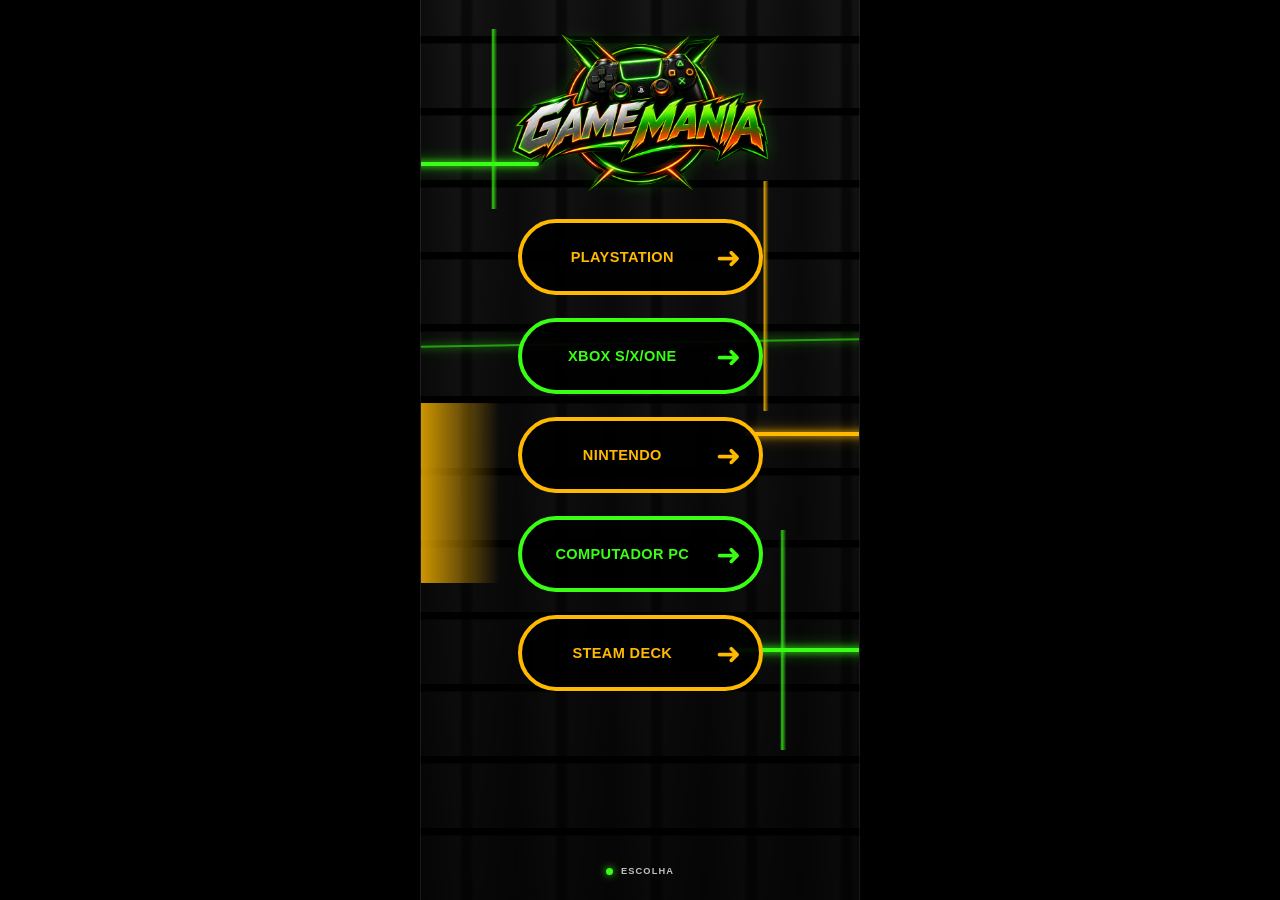
<file: index.html>
<!DOCTYPE html>
<html lang="pt-BR">
<head>
    <meta charset="UTF-8">
    <meta name="viewport" content="width=device-width, initial-scale=1.0">
    <meta name="theme-color" content="#050505">
    <meta name="description" content="Início — Game Mania, seu universo gamer.">
    <title>Game Mania</title>
    <link rel="stylesheet" href="style.css">
</head>
<body class="pagina-inicial">

    <main class="tela-iphone tela-inicial">
        <div class="neon neon-verde neon-topo" aria-hidden="true"></div>
        <div class="neon neon-laranja neon-lateral" aria-hidden="true"></div>
        <div class="neon neon-verde neon-baixo" aria-hidden="true"></div>

        <header class="cabecalho-inicial">
            <a class="logo-link" href="index.html" aria-label="Game Mania — início">
                <img class="logo-imagem" src="img/Emblema Neon Gamer GAME MANIA.png" alt="Logo Game Mania">
                <span class="logo-texto">GAME<span>MANIA</span></span>
            </a>
        </header>

        <nav class="menu-principal" aria-label="Escolha uma plataforma">
            <a class="botao-plataforma laranja" href="playstation.html">
                <span>PLAYSTATION</span><span class="seta" aria-hidden="true">➜</span>
            </a>
            <a class="botao-plataforma verde" href="xbox.html">
                <span>XBOX S/X/ONE</span><span class="seta" aria-hidden="true">➜</span>
            </a>
            <a class="botao-plataforma laranja" href="nintendo.html">
                <span>NINTENDO</span><span class="seta" aria-hidden="true">➜</span>
            </a>
            <a class="botao-plataforma verde" href="computador.html">
                <span>COMPUTADOR PC</span><span class="seta" aria-hidden="true">➜</span>
            </a>
            <a class="botao-plataforma laranja" href="steamdeck.html">
                <span>STEAM DECK</span><span class="seta" aria-hidden="true">➜</span>
            </a>
        </nav>

        <footer class="rodape-inicial">
            <span class="indicador-verde" aria-hidden="true"></span>
            <p>ESCOLHA</p>
        </footer>
    </main>

</body>
</html>
</file>
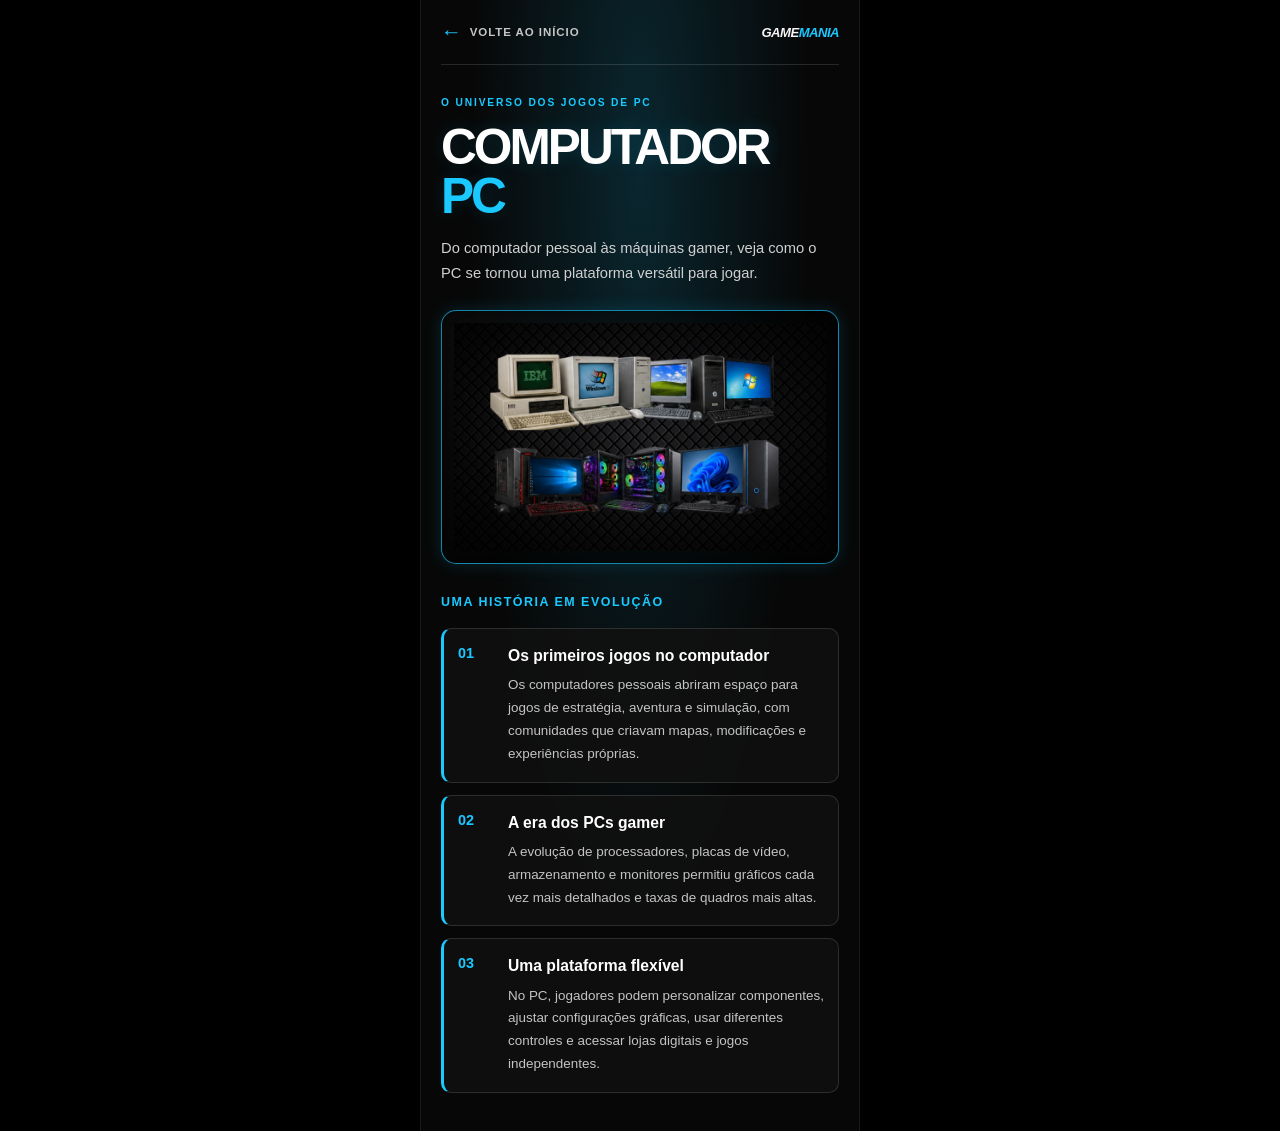
<file: computador.html>
<!DOCTYPE html>
<html lang="pt-BR">
<head>
    <meta charset="UTF-8">
    <meta name="viewport" content="width=device-width, initial-scale=1.0">
    <meta name="theme-color" content="#050505">
    <meta name="description" content="Computador PC — Game Mania, seu universo gamer.">
    <title>Computador PC | Game Mania</title>
    <link rel="stylesheet" href="style.css">
</head>
<body class="pagina-interna computador">

    <main class="tela-iphone pagina-conteudo">
        <header class="cabecalho-pagina">
            <a class="voltar-inicio" href="index.html"><span aria-hidden="true">←</span> VOLTE AO INÍCIO</a>
            <a class="mini-logo" href="index.html">GAME<span>MANIA</span></a>
        </header>

        <section class="hero-plataforma">
            <p class="etiqueta">O UNIVERSO DOS JOGOS DE PC</p>
            <h1>COMPUTADOR <span class="accent-secundario">PC</span></h1>
            <p class="resumo">Do computador pessoal às máquinas gamer, veja como o PC se tornou uma plataforma versátil para jogar.</p>
            <div class="moldura-imagem">
                <img src="img/pcs.png" alt="Imagem de computador gamer">
            </div>
        </section>

        <section class="historia" aria-label="História e evolução">
            <h2 class="titulo-secao">UMA HISTÓRIA EM EVOLUÇÃO</h2>
                        <article class="cartao-historia">
                <span class="numero-historia">01</span>
                <div>
                    <h2>Os primeiros jogos no computador</h2>
                    <p>Os computadores pessoais abriram espaço para jogos de estratégia, aventura e simulação, com comunidades que criavam mapas, modificações e experiências próprias.</p>
                </div>
            </article>
            <article class="cartao-historia">
                <span class="numero-historia">02</span>
                <div>
                    <h2>A era dos PCs gamer</h2>
                    <p>A evolução de processadores, placas de vídeo, armazenamento e monitores permitiu gráficos cada vez mais detalhados e taxas de quadros mais altas.</p>
                </div>
            </article>
            <article class="cartao-historia">
                <span class="numero-historia">03</span>
                <div>
                    <h2>Uma plataforma flexível</h2>
                    <p>No PC, jogadores podem personalizar componentes, ajustar configurações gráficas, usar diferentes controles e acessar lojas digitais e jogos independentes.</p>
                </div>
            </article>
        </section>

      
    </main>

</body>
</html>
</file>
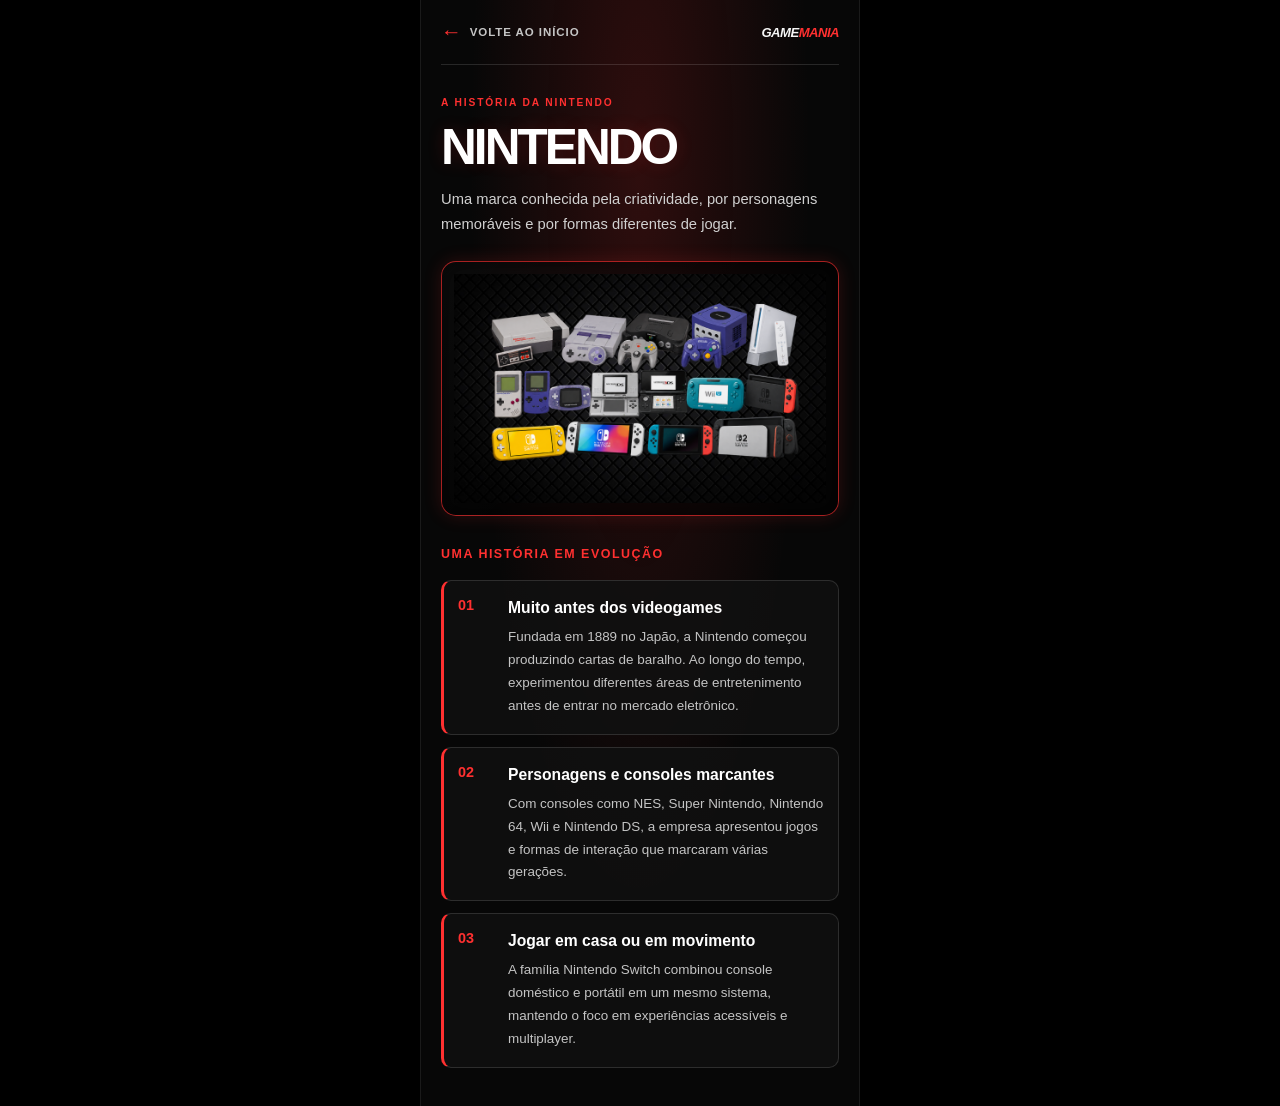
<file: nintendo.html>
<!DOCTYPE html>
<html lang="pt-BR">
<head>
    <meta charset="UTF-8">
    <meta name="viewport" content="width=device-width, initial-scale=1.0">
    <meta name="theme-color" content="#050505">
    <meta name="description" content="Nintendo — Game Mania, seu universo gamer.">
    <title>Nintendo | Game Mania</title>
    <link rel="stylesheet" href="style.css">
</head>
<body class="pagina-interna nintendo">

    <main class="tela-iphone pagina-conteudo">
        <header class="cabecalho-pagina">
            <a class="voltar-inicio" href="index.html"><span aria-hidden="true">←</span> VOLTE AO INÍCIO</a>
            <a class="mini-logo" href="index.html">GAME<span>MANIA</span></a>
        </header>

        <section class="hero-plataforma">
            <p class="etiqueta">A HISTÓRIA DA NINTENDO</p>
            <h1>NINTENDO</h1>
            <p class="resumo">Uma marca conhecida pela criatividade, por personagens memoráveis e por formas diferentes de jogar.</p>
            <div class="moldura-imagem">
                <img src="img/nintendos.png" alt="Imagem de consoles Nintendo">
            </div>
        </section>

        <section class="historia" aria-label="História e evolução">
            <h2 class="titulo-secao">UMA HISTÓRIA EM EVOLUÇÃO</h2>
                        <article class="cartao-historia">
                <span class="numero-historia">01</span>
                <div>
                    <h2>Muito antes dos videogames</h2>
                    <p>Fundada em 1889 no Japão, a Nintendo começou produzindo cartas de baralho. Ao longo do tempo, experimentou diferentes áreas de entretenimento antes de entrar no mercado eletrônico.</p>
                </div>
            </article>
            <article class="cartao-historia">
                <span class="numero-historia">02</span>
                <div>
                    <h2>Personagens e consoles marcantes</h2>
                    <p>Com consoles como NES, Super Nintendo, Nintendo 64, Wii e Nintendo DS, a empresa apresentou jogos e formas de interação que marcaram várias gerações.</p>
                </div>
            </article>
            <article class="cartao-historia">
                <span class="numero-historia">03</span>
                <div>
                    <h2>Jogar em casa ou em movimento</h2>
                    <p>A família Nintendo Switch combinou console doméstico e portátil em um mesmo sistema, mantendo o foco em experiências acessíveis e multiplayer.</p>
                </div>
            </article>
        </section>

    
    </main>

</body>
</html>
</file>
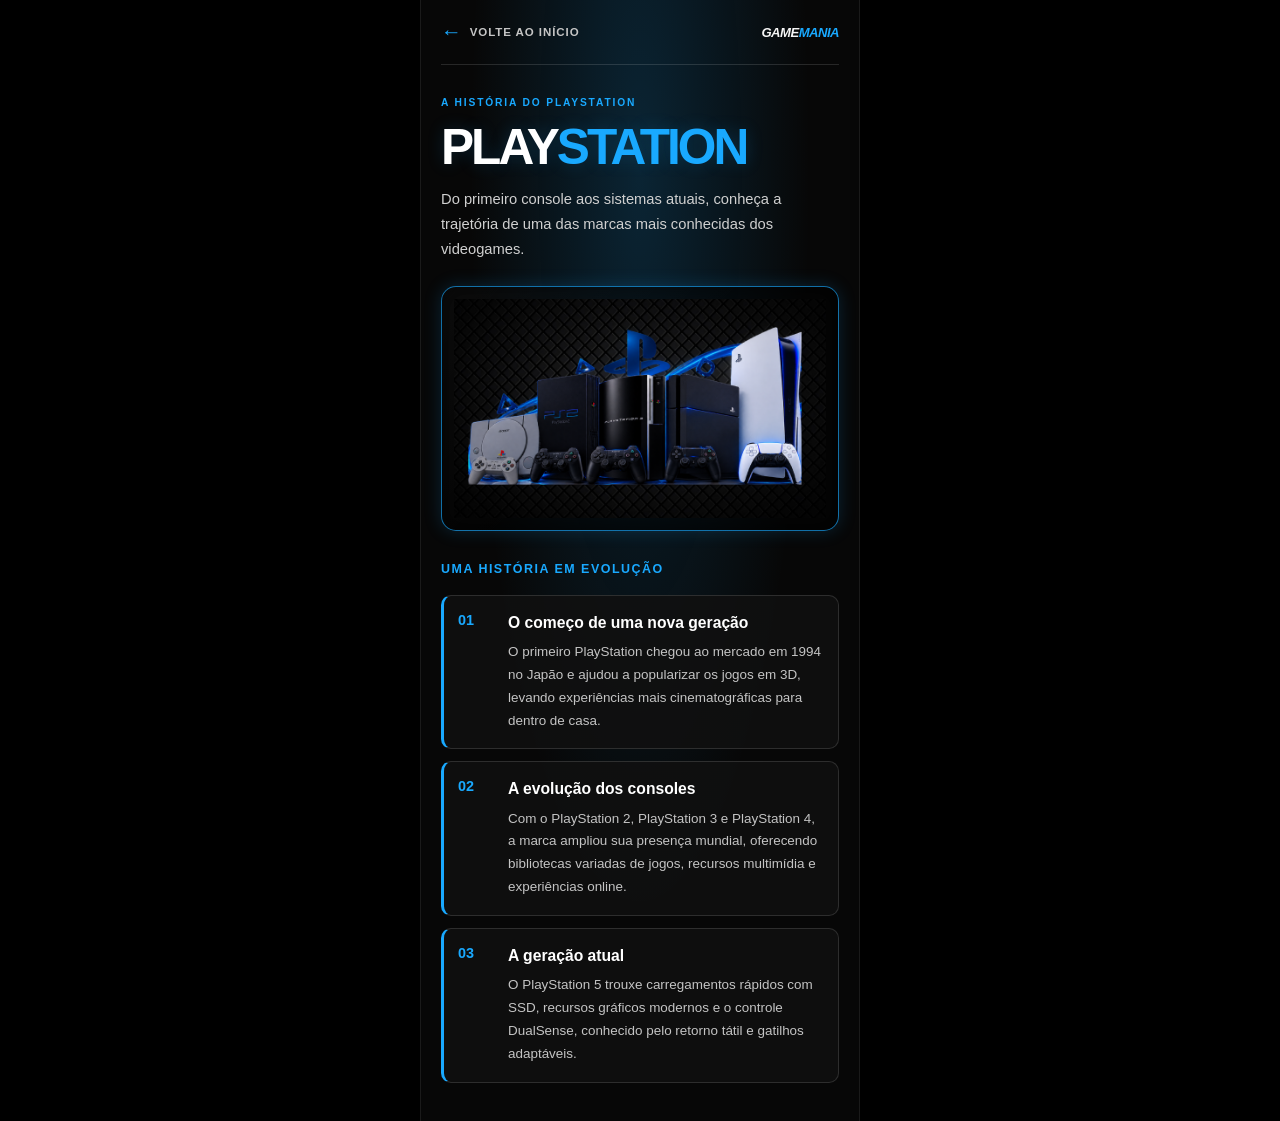
<file: playstation.html>
<!DOCTYPE html>
<html lang="pt-BR">
<head>
    <meta charset="UTF-8">
    <meta name="viewport" content="width=device-width, initial-scale=1.0">
    <meta name="theme-color" content="#050505">
    <meta name="description" content="PlayStation — Game Mania, seu universo gamer.">
    <title>PlayStation | Game Mania</title>
    <link rel="stylesheet" href="style.css">
</head>
<body class="pagina-interna playstation">

    <main class="tela-iphone pagina-conteudo">
        <header class="cabecalho-pagina">
            <a class="voltar-inicio" href="index.html"><span aria-hidden="true">←</span>VOLTE AO INÍCIO</a>
            <a class="mini-logo" href="index.html">GAME<span>MANIA</span></a>
        </header>

        <section class="hero-plataforma">
            <p class="etiqueta">A HISTÓRIA DO PLAYSTATION</p>
            <h1>PLAY<span class="accent-secundario">STATION</span></h1>
            <p class="resumo">Do primeiro console aos sistemas atuais, conheça a trajetória de uma das marcas mais conhecidas dos videogames.</p>
            <div class="moldura-imagem">
                <img src="img/playstations.png" alt="Imagem de consoles PlayStation">
            </div>
        </section>

        <section class="historia" aria-label="História e evolução">
            <h2 class="titulo-secao">UMA HISTÓRIA EM EVOLUÇÃO</h2>
                        <article class="cartao-historia">
                <span class="numero-historia">01</span>
                <div>
                    <h2>O começo de uma nova geração</h2>
                    <p>O primeiro PlayStation chegou ao mercado em 1994 no Japão e ajudou a popularizar os jogos em 3D, levando experiências mais cinematográficas para dentro de casa.</p>
                </div>
            </article>
            <article class="cartao-historia">
                <span class="numero-historia">02</span>
                <div>
                    <h2>A evolução dos consoles</h2>
                    <p>Com o PlayStation 2, PlayStation 3 e PlayStation 4, a marca ampliou sua presença mundial, oferecendo bibliotecas variadas de jogos, recursos multimídia e experiências online.</p>
                </div>
            </article>
            <article class="cartao-historia">
                <span class="numero-historia">03</span>
                <div>
                    <h2>A geração atual</h2>
                    <p>O PlayStation 5 trouxe carregamentos rápidos com SSD, recursos gráficos modernos e o controle DualSense, conhecido pelo retorno tátil e gatilhos adaptáveis.</p>
                </div>
            </article>
        </section>

    </main>

</body>
</html>
</file>
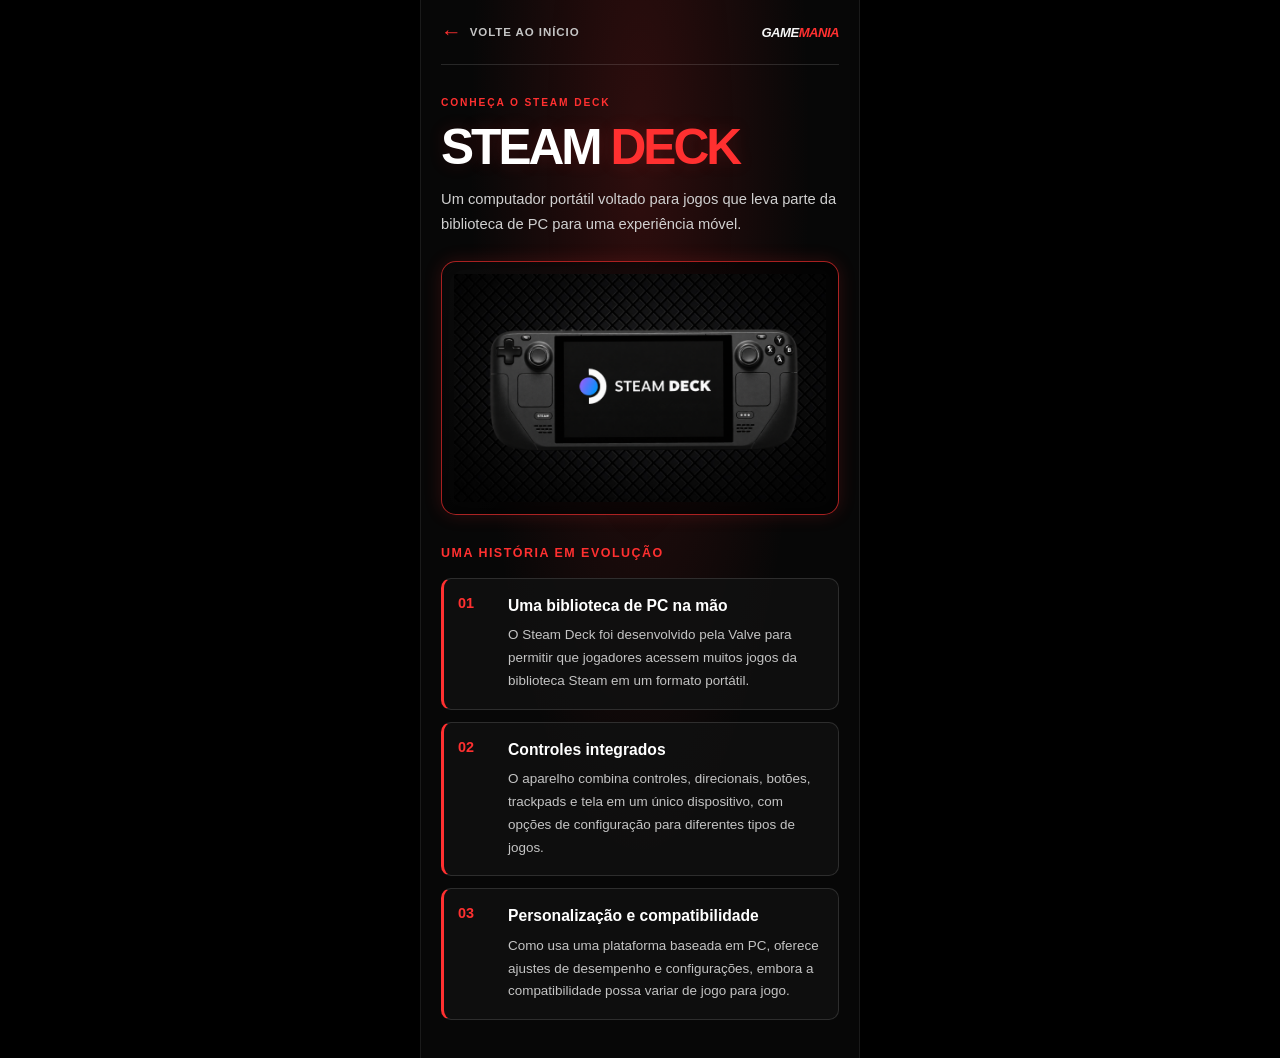
<file: steamdeck.html>
<!DOCTYPE html>
<html lang="pt-BR">
<head>
    <meta charset="UTF-8">
    <meta name="viewport" content="width=device-width, initial-scale=1.0">
    <meta name="theme-color" content="#050505">
    <meta name="description" content="Steam Deck — Game Mania, seu universo gamer.">
    <title>Steam Deck | Game Mania</title>
    <link rel="stylesheet" href="style.css">
</head>
<body class="pagina-interna steamdeck">

    <main class="tela-iphone pagina-conteudo">
        <header class="cabecalho-pagina">
            <a class="voltar-inicio" href="index.html"><span aria-hidden="true">←</span> VOLTE AO INÍCIO</a>
            <a class="mini-logo" href="index.html">GAME<span>MANIA</span></a>
        </header>

        <section class="hero-plataforma">
            <p class="etiqueta">CONHEÇA O STEAM DECK</p>
            <h1>STEAM <span class="accent-secundario">DECK</span></h1>
            <p class="resumo">Um computador portátil voltado para jogos que leva parte da biblioteca de PC para uma experiência móvel.</p>
            <div class="moldura-imagem">
                <img src="img/steamdeck.png" alt="Imagem de Steam Deck">
            </div>
        </section>

        <section class="historia" aria-label="História e evolução">
            <h2 class="titulo-secao">UMA HISTÓRIA EM EVOLUÇÃO</h2>
                        <article class="cartao-historia">
                <span class="numero-historia">01</span>
                <div>
                    <h2>Uma biblioteca de PC na mão</h2>
                    <p>O Steam Deck foi desenvolvido pela Valve para permitir que jogadores acessem muitos jogos da biblioteca Steam em um formato portátil.</p>
                </div>
            </article>
            <article class="cartao-historia">
                <span class="numero-historia">02</span>
                <div>
                    <h2>Controles integrados</h2>
                    <p>O aparelho combina controles, direcionais, botões, trackpads e tela em um único dispositivo, com opções de configuração para diferentes tipos de jogos.</p>
                </div>
            </article>
            <article class="cartao-historia">
                <span class="numero-historia">03</span>
                <div>
                    <h2>Personalização e compatibilidade</h2>
                    <p>Como usa uma plataforma baseada em PC, oferece ajustes de desempenho e configurações, embora a compatibilidade possa variar de jogo para jogo.</p>
                </div>
            </article>
        </section>

    
    </main>

</body>
</html>
</file>
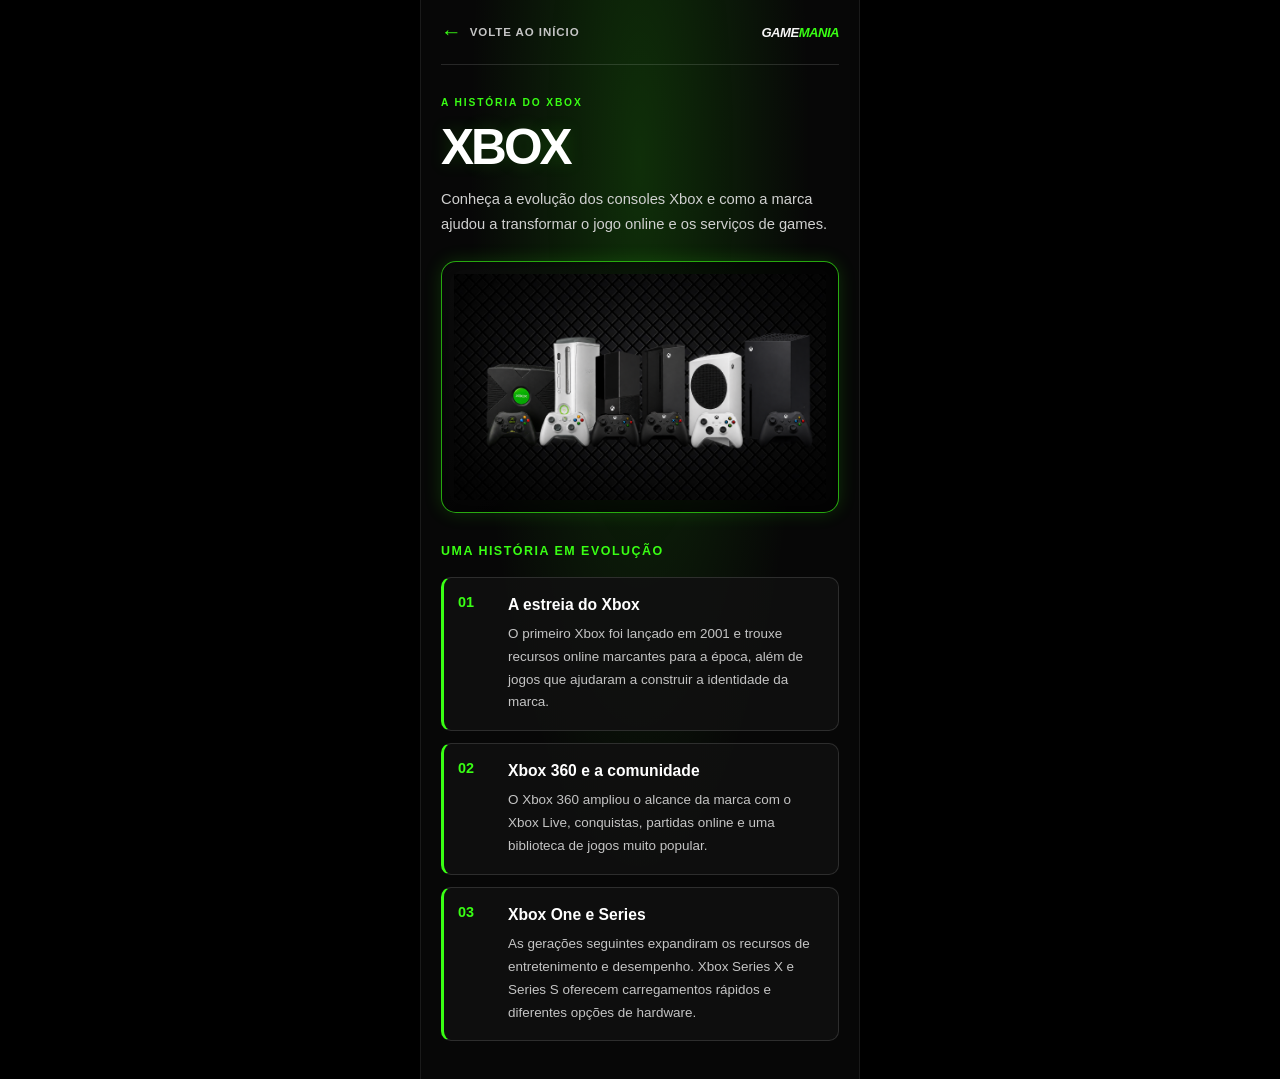
<file: xbox.html>
<!DOCTYPE html>
<html lang="pt-BR">
<head>
    <meta charset="UTF-8">
    <meta name="viewport" content="width=device-width, initial-scale=1.0">
    <meta name="theme-color" content="#050505">
    <meta name="description" content="Xbox — Game Mania, seu universo gamer.">
    <title>Xbox | Game Mania</title>
    <link rel="stylesheet" href="style.css">
</head>
<body class="pagina-interna xbox">

    <main class="tela-iphone pagina-conteudo">
        <header class="cabecalho-pagina">
            <a class="voltar-inicio" href="index.html"><span aria-hidden="true">←</span> VOLTE AO INÍCIO</a>
            <a class="mini-logo" href="index.html">GAME<span>MANIA</span></a>
        </header>

        <section class="hero-plataforma">
            <p class="etiqueta">A HISTÓRIA DO XBOX</p>
            <h1>XBOX</h1>
            <p class="resumo">Conheça a evolução dos consoles Xbox e como a marca ajudou a transformar o jogo online e os serviços de games.</p>
            <div class="moldura-imagem">
                <img src="img/xboxs.png" alt="Imagem de consoles Xbox">
            </div>
        </section>

        <section class="historia" aria-label="História e evolução">
            <h2 class="titulo-secao">UMA HISTÓRIA EM EVOLUÇÃO</h2>
                        <article class="cartao-historia">
                <span class="numero-historia">01</span>
                <div>
                    <h2>A estreia do Xbox</h2>
                    <p>O primeiro Xbox foi lançado em 2001 e trouxe recursos online marcantes para a época, além de jogos que ajudaram a construir a identidade da marca.</p>
                </div>
            </article>
            <article class="cartao-historia">
                <span class="numero-historia">02</span>
                <div>
                    <h2>Xbox 360 e a comunidade</h2>
                    <p>O Xbox 360 ampliou o alcance da marca com o Xbox Live, conquistas, partidas online e uma biblioteca de jogos muito popular.</p>
                </div>
            </article>
            <article class="cartao-historia">
                <span class="numero-historia">03</span>
                <div>
                    <h2>Xbox One e Series</h2>
                    <p>As gerações seguintes expandiram os recursos de entretenimento e desempenho. Xbox Series X e Series S oferecem carregamentos rápidos e diferentes opções de hardware.</p>
                </div>
            </article>
        </section>

    
    </main>

</body>
</html>
</file>
<file: style.css>
:root {
    --preto: #050505;
    --preto-cartao: #101010;
    --branco: #f5f5f5;
    --cinza: #c5c5c5;
    --verde-neon: #39ff14;
    --laranja-neon: #ffb900;
    --azul-neon: #19c9ff;
    --vermelho-neon: #ff3030;
    --borda: rgba(255, 255, 255, 0.13);
}

* {
    margin: 0;
    padding: 0;
    box-sizing: border-box;
}

html {
    min-height: 100%;
    background: #000;
    scroll-behavior: smooth;
}

body {
    min-height: 100vh;
    background: #000;
    color: var(--branco);
    font-family: Arial, Helvetica, sans-serif;
    overflow-x: hidden;
}

a {
    color: inherit;
}

img {
    display: block;
    max-width: 100%;
}


.tela-iphone {
    width: 100%;
    max-width: 440px;
    min-height: 100vh;
    min-height: 100svh;
    margin: 0 auto;
    position: relative;
    overflow: hidden;
    background: var(--preto);
    box-shadow: 0 0 38px rgba(0, 0, 0, 0.9);
}


.tela-inicial {
    display: flex;
    flex-direction: column;
    align-items: center;
    padding: 25px 23px 24px;
    isolation: isolate;
    background-color: #111;
    background-image:
        linear-gradient(rgba(0, 0, 0, .48), rgba(0, 0, 0, .78)),
        repeating-linear-gradient(
            0deg,
            transparent 0,
            transparent 64px,
            rgba(0, 0, 0, .96) 65px,
            rgba(0, 0, 0, .96) 72px
        ),
        repeating-linear-gradient(
            90deg,
            #171717 0,
            #292929 38px,
            #111 42px,
            #111 49px,
            #242424 53px,
            #171717 95px
        );
}

.tela-inicial::before {
    content: "";
    position: absolute;
    z-index: -1;
    inset: 0;
    pointer-events: none;
    background:
        linear-gradient(90deg, transparent 0 16%, var(--verde-neon) 16.4%, transparent 17.4%) 0 4% / 100% 180px no-repeat,
        linear-gradient(90deg, transparent 0 78%, var(--laranja-neon) 78.4%, transparent 79.4%) 0 27% / 100% 230px no-repeat,
        linear-gradient(90deg, var(--laranja-neon), transparent 18%) 0 56% / 100% 180px no-repeat,
        linear-gradient(90deg, transparent 0 82%, var(--verde-neon) 82.4%, transparent 83.4%) 0 78% / 100% 220px no-repeat;
    opacity: .8;
}

.tela-inicial::after {
    content: "";
    position: absolute;
    z-index: -1;
    left: -15%;
    top: 38%;
    width: 130%;
    height: 2px;
    background: var(--verde-neon);
    box-shadow: 0 0 7px var(--verde-neon), 0 0 15px rgba(57, 255, 20, .65);
    transform: rotate(-1deg);
    opacity: .6;
}

.neon {
    position: absolute;
    z-index: -1;
    height: 4px;
    border-radius: 10px;
    pointer-events: none;
}

.neon-verde {
    background: var(--verde-neon);
    box-shadow: 0 0 7px var(--verde-neon), 0 0 15px rgba(57, 255, 20, .7);
}

.neon-laranja {
    background: var(--laranja-neon);
    box-shadow: 0 0 7px var(--laranja-neon), 0 0 15px rgba(255, 185, 0, .7);
}

.neon-topo { width: 34%; top: 18%; left: -7%; }
.neon-lateral { width: 35%; top: 48%; right: -9%; }
.neon-baixo { width: 42%; top: 72%; right: -12%; }

.cabecalho-inicial {
    width: 100%;
    min-height: 174px;
    display: flex;
    justify-content: center;
    align-items: center;
    margin-bottom: 19px;
    position: relative;
    z-index: 1;
}

.logo-link {
    width: 100%;
    min-height: 145px;
    display: flex;
    align-items: center;
    justify-content: center;
    text-decoration: none;
    position: relative;
}

.logo-imagem {
    width: min(100%, 310px);
    max-height: 175px;
    object-fit: contain;
    filter: drop-shadow(0 0 8px rgba(57, 255, 20, .18));
}

.logo-texto {
    display: none;
    color: var(--branco);
    font-family: Impact, Haettenschweiler, "Arial Narrow Bold", sans-serif;
    font-size: clamp(2.7rem, 12vw, 3.8rem);
    font-style: italic;
    font-weight: 900;
    letter-spacing: -3px;
    transform: skew(-7deg);
    text-shadow: 3px 3px 0 #111, 5px 5px 0 var(--verde-neon), 0 0 16px rgba(57, 255, 20, .6);
}

.logo-imagem:not([src=""]) {
    color: transparent;
}
.logo-imagem[src="img/logo.png"] {
    min-height: 20px;
}
.logo-link:has(.logo-imagem) .logo-texto {
    position: absolute;
}


.menu-principal {
    width: 100%;
    display: flex;
    flex-direction: column;
    align-items: center;
    gap: 23px;
    position: relative;
    z-index: 1;
}

.botao-plataforma {
    width: min(100%, 245px);
    min-height: 76px;
    padding: 11px 17px;
    display: flex;
    align-items: center;
    justify-content: space-between;
    gap: 10px;
    border: 4px solid currentColor;
    border-radius: 999px;
    background: rgba(0, 0, 0, .95);
    text-decoration: none;
    font-size: clamp(.76rem, 3.2vw, .91rem);
    font-weight: 800;
    letter-spacing: .025em;
    transition: transform .18s ease, box-shadow .18s ease, background .18s ease;
    -webkit-tap-highlight-color: transparent;
}

.botao-plataforma > span:first-child {
    flex: 1;
    white-space: nowrap;
    text-align: center;
}

.botao-plataforma.laranja { color: var(--laranja-neon); }
.botao-plataforma.verde { color: var(--verde-neon); }

.seta {
    font-family: Arial, sans-serif;
    font-size: 1.9rem;
    font-weight: 400;
    line-height: 1;
    flex: 0 0 auto;
}

.botao-plataforma:hover,
.botao-plataforma:focus-visible {
    transform: translateY(-2px);
    background: #111;
    outline: none;
}

.botao-plataforma.laranja:hover,
.botao-plataforma.laranja:focus-visible {
    box-shadow: 0 0 13px rgba(255, 185, 0, .45);
}

.botao-plataforma.verde:hover,
.botao-plataforma.verde:focus-visible {
    box-shadow: 0 0 13px rgba(57, 255, 20, .45);
}

.rodape-inicial {
    margin-top: auto;
    padding-top: 32px;
    display: flex;
    align-items: center;
    justify-content: center;
    gap: 8px;
    position: relative;
    z-index: 1;
    color: #c0c0c0;
    font-size: .58rem;
    font-weight: 700;
    letter-spacing: .12em;
    text-align: center;
}

.indicador-verde {
    width: 7px;
    height: 7px;
    border-radius: 50%;
    background: var(--verde-neon);
    box-shadow: 0 0 8px var(--verde-neon);
    flex: 0 0 auto;
}

.pagina-conteudo {
    padding: 20px 20px 26px;
    background:
        radial-gradient(ellipse at 50% 15%, var(--brilho-plataforma, rgba(57,255,20,.13)), transparent 55%),
        #070707;
}

.pagina-interna {
    --cor-plataforma: var(--verde-neon);
    --brilho-plataforma: rgba(57, 255, 20, .14);
}

.pagina-interna.xbox {
    --cor-plataforma: #39ff14;
    --brilho-plataforma: rgba(57, 255, 20, .16);
}

.pagina-interna.playstation {
    --cor-plataforma: #19a9ff;
    --brilho-plataforma: rgba(25, 169, 255, .18);
}

.pagina-interna.nintendo {
    --cor-plataforma: #ff3030;
    --brilho-plataforma: rgba(255, 48, 48, .16);
}

.pagina-interna.computador {
    --cor-plataforma: #19c9ff;
    --brilho-plataforma: rgba(25, 201, 255, .16);
}

.pagina-interna.steamdeck {
    --cor-plataforma: #ff3030;
    --brilho-plataforma: rgba(255, 48, 48, .16);
}

.cabecalho-pagina {
    display: flex;
    align-items: center;
    justify-content: space-between;
    gap: 12px;
    padding-bottom: 20px;
    border-bottom: 1px solid var(--borda);
}

.voltar-inicio {
    display: inline-flex;
    align-items: center;
    gap: 7px;
    color: var(--cinza);
    text-decoration: none;
    font-size: .72rem;
    font-weight: 700;
    letter-spacing: .08em;
}

.voltar-inicio span {
    color: var(--cor-plataforma);
    font-size: 1.3rem;
}

.mini-logo {
    text-decoration: none;
    font-size: .82rem;
    font-weight: 900;
    font-style: italic;
    letter-spacing: -.04em;
}

.mini-logo span {
    color: var(--cor-plataforma);
}

.hero-plataforma {
    padding: 30px 0 24px;
}

.etiqueta {
    margin-bottom: 12px;
    color: var(--cor-plataforma);
    font-size: .64rem;
    font-weight: 800;
    letter-spacing: .18em;
    line-height: 1.6;
}

.hero-plataforma h1 {
    margin-bottom: 15px;
    color: #fff;
    font-size: clamp(2.2rem, 10vw, 3.1rem);
    font-weight: 900;
    line-height: .98;
    letter-spacing: -.06em;
    overflow-wrap: anywhere;
    text-shadow: 0 0 17px var(--brilho-plataforma);
}

.accent-secundario {
    color: var(--cor-plataforma);
}

.resumo {
    color: #d0d0d0;
    font-size: .92rem;
    line-height: 1.7;
}

.moldura-imagem {
    min-height: 190px;
    margin-top: 24px;
    padding: 12px;
    display: flex;
    align-items: center;
    justify-content: center;
    border: 1px solid color-mix(in srgb, var(--cor-plataforma) 65%, transparent);
    border-radius: 15px;
    background:
        linear-gradient(135deg, rgba(255,255,255,.035), transparent 55%),
        rgba(0, 0, 0, .5);
    box-shadow: 0 0 18px var(--brilho-plataforma), inset 0 0 20px rgba(0,0,0,.55);
}

.moldura-imagem img {
    width: 100%;
    max-height: 250px;
    object-fit: contain;
    color: #aaa;
    font-size: .8rem;
    text-align: center;
}

.historia {
    padding-top: 5px;
}

.titulo-secao {
    margin-bottom: 16px;
    color: var(--cor-plataforma);
    font-size: .78rem;
    line-height: 1.5;
    letter-spacing: .12em;
}

.cartao-historia {
    display: grid;
    grid-template-columns: 38px minmax(0, 1fr);
    gap: 12px;
    margin-bottom: 12px;
    padding: 16px 14px;
    border: 1px solid var(--borda);
    border-left: 3px solid var(--cor-plataforma);
    border-radius: 10px;
    background: rgba(17, 17, 17, .88);
}

.numero-historia {
    color: var(--cor-plataforma);
    font-size: .9rem;
    font-weight: 900;
}

.cartao-historia h2 {
    margin-bottom: 8px;
    color: #fff;
    font-size: .98rem;
    line-height: 1.35;
}

.cartao-historia p {
    color: #c4c4c4;
    font-size: .84rem;
    line-height: 1.7;
}

.rodape-pagina {
    margin-top: 26px;
    padding-top: 18px;
    border-top: 1px solid var(--borda);
    text-align: center;
}

.link-voltar {
    display: inline-block;
    color: var(--cor-plataforma);
    font-size: .7rem;
    font-weight: 800;
    letter-spacing: .07em;
    text-decoration: none;
}

.rodape-pagina p {
    margin-top: 15px;
    color: #777;
    font-size: .58rem;
    letter-spacing: .1em;
}

@media (max-width: 360px) {
    .tela-inicial {
        padding: 17px 15px 21px;
    }

    .cabecalho-inicial {
        min-height: 145px;
        margin-bottom: 15px;
    }

    .logo-link {
        min-height: 125px;
    }

    .logo-imagem {
        max-height: 145px;
    }

    .menu-principal {
        gap: 17px;
    }

    .botao-plataforma {
        min-height: 65px;
        padding: 9px 12px;
        border-width: 3px;
        font-size: .72rem;
    }

    .seta {
        font-size: 1.65rem;
    }

    .pagina-conteudo {
        padding-right: 15px;
        padding-left: 15px;
    }
}

@media (min-width: 700px) {
    .tela-iphone {
        border-left: 1px solid rgba(255,255,255,.08);
        border-right: 1px solid rgba(255,255,255,.08);
    }
}

@media (prefers-reduced-motion: reduce) {
    html { scroll-behavior: auto; }
    *, *::before, *::after { transition: none !important; }
}
</file>
